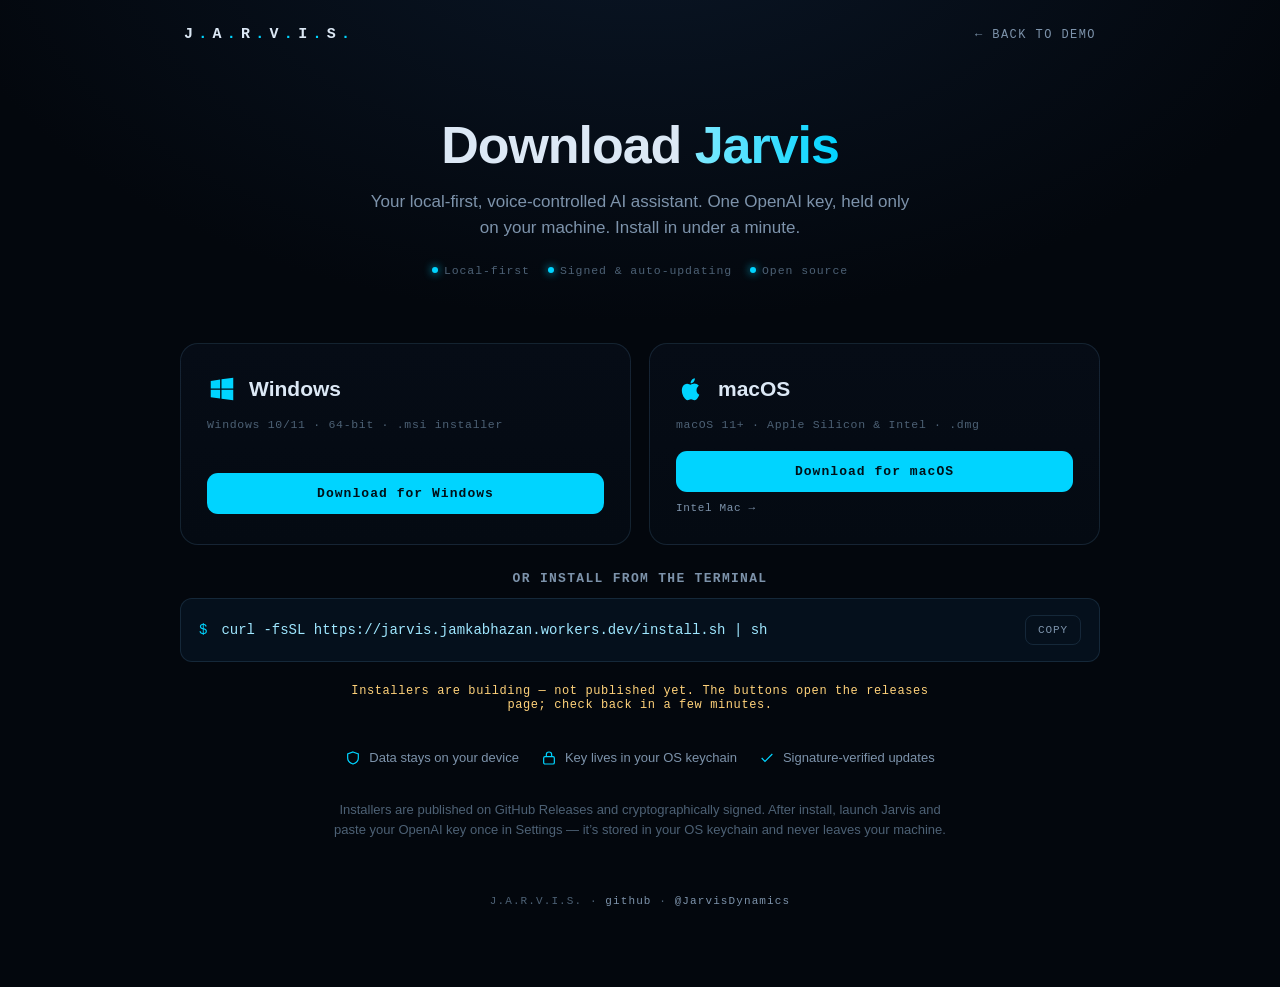
<file: download.html>
<!doctype html>
<html lang="en">
<head>
<meta charset="utf-8">
<meta name="viewport" content="width=device-width, initial-scale=1, viewport-fit=cover">
<title>Download J.A.R.V.I.S.</title>
<link rel="icon" type="image/svg+xml" href="favicon.svg">
<style>
  :root{
    --bg:#03070d; --bg2:#060c16; --accent:#00d4ff; --text:#dce8f5; --dim:#7d93ab; --muted:#4d6175;
    --border:rgba(120,180,230,.14); --border-hi:rgba(0,212,255,.45);
    --mono:ui-monospace,"SF Mono",Menlo,monospace; --font:-apple-system,BlinkMacSystemFont,"Segoe UI",Roboto,sans-serif;
  }
  *{box-sizing:border-box}
  html,body{margin:0;min-height:100%}
  body{background:radial-gradient(1200px 700px at 50% -10%,#0a1626 0%,var(--bg) 60%);color:var(--text);
    font-family:var(--font);-webkit-font-smoothing:antialiased;padding:0 20px 80px}
  a{color:inherit}
  .wrap{max-width:920px;margin:0 auto}
  header{display:flex;align-items:center;justify-content:space-between;padding:26px 4px}
  .brand{font-family:var(--mono);letter-spacing:.35em;font-weight:700;font-size:15px}
  .brand b{color:var(--accent)}
  .back{font-family:var(--mono);font-size:12px;letter-spacing:.12em;color:var(--dim);text-decoration:none}
  .back:hover{color:var(--text)}
  .hero{text-align:center;padding:46px 0 26px}
  .hero h1{font-size:clamp(30px,6vw,52px);margin:0 0 14px;letter-spacing:-.02em}
  .hero h1 .g{background:linear-gradient(90deg,#7fe9ff,#00d4ff);-webkit-background-clip:text;background-clip:text;color:transparent}
  .hero p{color:var(--dim);font-size:17px;max-width:560px;margin:0 auto;line-height:1.55}
  .badges{display:flex;gap:18px;justify-content:center;flex-wrap:wrap;margin:22px 0 0;font-family:var(--mono);font-size:11.5px;color:var(--muted);letter-spacing:.08em}
  .badges span{display:inline-flex;align-items:center;gap:6px}
  .dot{width:6px;height:6px;border-radius:50%;background:var(--accent);box-shadow:0 0 8px var(--accent)}
  .cards{display:grid;grid-template-columns:1fr 1fr;gap:18px;margin:40px 0 26px}
  @media(max-width:680px){.cards{grid-template-columns:1fr}}
  .card{background:linear-gradient(180deg,var(--bg2),#040a12);border:1px solid var(--border);border-radius:18px;
    padding:30px 26px;display:flex;flex-direction:column;align-items:flex-start;transition:.2s}
  .card:hover{border-color:var(--border-hi);transform:translateY(-3px);box-shadow:0 20px 50px rgba(0,0,0,.5)}
  .card .os{display:flex;align-items:center;gap:12px;margin-bottom:6px}
  .card .os svg{width:30px;height:30px;color:var(--accent)}
  .card h2{margin:0;font-size:21px}
  .card .meta{color:var(--muted);font-family:var(--mono);font-size:11.5px;letter-spacing:.06em;margin:8px 0 20px}
  .dl{margin-top:auto;display:inline-flex;align-items:center;gap:9px;text-decoration:none;cursor:pointer;
    font-family:var(--mono);font-size:13px;letter-spacing:.08em;font-weight:600;color:#001018;background:var(--accent);
    border-radius:11px;padding:13px 22px;transition:.18s;width:100%;justify-content:center}
  .dl:hover{filter:brightness(1.12)}
  .dl.alt{background:transparent;color:var(--accent);border:1px solid var(--border-hi)}
  .dl.alt:hover{background:rgba(0,212,255,.1)}
  .term{margin:8px 0 0}
  .term h3{font-family:var(--mono);font-size:13px;letter-spacing:.1em;color:var(--dim);text-transform:uppercase;margin:0 0 12px;text-align:center}
  .cmd{display:flex;align-items:center;gap:14px;background:#05101c;border:1px solid var(--border);border-radius:12px;
    padding:16px 18px;font-family:var(--mono);font-size:14px;overflow-x:auto}
  .cmd code{color:#9fe7ff;white-space:nowrap}
  .cmd .pr{color:var(--accent)}
  .copy{margin-left:auto;flex:0 0 auto;cursor:pointer;font-family:var(--mono);font-size:11px;letter-spacing:.08em;
    color:var(--dim);background:transparent;border:1px solid var(--border);border-radius:8px;padding:8px 12px;transition:.18s}
  .copy:hover{color:var(--text);border-color:var(--border-hi)}
  .intel{display:block;margin-top:10px;text-align:center;font-family:var(--mono);font-size:11px;letter-spacing:.06em;color:var(--dim);text-decoration:none}
  .intel:hover{color:var(--text)}
  .dlstatus{text-align:center;font-family:var(--mono);font-size:12px;letter-spacing:.05em;color:#ffd27a;margin:22px auto 0;max-width:620px;min-height:16px}
  .note{text-align:center;color:var(--muted);font-size:13px;line-height:1.6;margin:34px auto 0;max-width:620px}
  .safe{display:flex;gap:22px;justify-content:center;flex-wrap:wrap;margin:38px 0 0;color:var(--dim);font-size:13px}
  .safe div{display:flex;align-items:center;gap:8px}
  .safe svg{width:16px;height:16px;color:var(--accent)}
  footer{text-align:center;color:var(--muted);font-family:var(--mono);font-size:11px;letter-spacing:.1em;margin-top:54px}
  footer a{color:var(--dim);text-decoration:none}
</style>
</head>
<body>
<div class="wrap">
  <header>
    <div class="brand">J<b>.</b>A<b>.</b>R<b>.</b>V<b>.</b>I<b>.</b>S<b>.</b></div>
    <a class="back" href="./">← BACK TO DEMO</a>
  </header>

  <section class="hero">
    <h1>Download <span class="g">Jarvis</span></h1>
    <p>Your local-first, voice-controlled AI assistant. One OpenAI key, held only on your machine. Install in under a minute.</p>
    <div class="badges">
      <span><i class="dot"></i>Local-first</span>
      <span><i class="dot"></i>Signed &amp; auto-updating</span>
      <span><i class="dot"></i>Open source</span>
    </div>
  </section>

  <div class="cards">
    <div class="card">
      <div class="os">
        <svg viewBox="0 0 24 24" fill="currentColor"><path d="M3 5.5 10.5 4.4v7.1H3zM10.5 12.5v7.1L3 18.5v-6zM11.6 4.2 21 3v8.5h-9.4zM21 12.5V21l-9.4-1.3v-7.2z"/></svg>
        <h2>Windows</h2>
      </div>
      <div class="meta">Windows 10/11 · 64-bit · .msi installer</div>
      <a class="dl" id="dl-win" href="https://github.com/crytuser2123/JARVIS-AI/releases/latest" target="_blank" rel="noopener">Download for Windows</a>
    </div>

    <div class="card">
      <div class="os">
        <svg viewBox="0 0 24 24" fill="currentColor"><path d="M16.4 12.8c0-2.2 1.8-3.3 1.9-3.4-1-1.5-2.6-1.7-3.2-1.7-1.4-.1-2.7.8-3.3.8-.7 0-1.7-.8-2.8-.8-1.5 0-2.8.8-3.6 2.2-1.5 2.7-.4 6.6 1.1 8.8.7 1 1.6 2.2 2.7 2.2 1.1 0 1.5-.7 2.8-.7s1.6.7 2.8.7 1.9-1 2.6-2c.8-1.2 1.2-2.3 1.2-2.4-.1 0-2.2-.9-2.2-3.7zM14.2 6.1c.6-.7 1-1.7.9-2.7-.9 0-1.9.6-2.5 1.3-.5.6-1 1.6-.9 2.6 1 .1 2-.5 2.5-1.2z"/></svg>
        <h2>macOS</h2>
      </div>
      <div class="meta">macOS 11+ · Apple Silicon &amp; Intel · .dmg</div>
      <a class="dl" id="dl-mac" href="https://github.com/crytuser2123/JARVIS-AI/releases/latest" target="_blank" rel="noopener">Download for macOS</a>
      <a class="intel" id="dl-mac-intel" href="#" hidden>Intel Mac →</a>
    </div>
  </div>

  <div class="term">
    <h3>Or install from the terminal</h3>
    <div class="cmd">
      <span class="pr">$</span>
      <code id="cmd-text">curl -fsSL https://jarvis.jamkabhazan.workers.dev/install.sh | sh</code>
      <button class="copy" id="copy-cmd">COPY</button>
    </div>
  </div>

  <div class="dlstatus" id="dlstatus"></div>

  <div class="safe">
    <div><svg viewBox="0 0 24 24" fill="none" stroke="currentColor" stroke-width="1.8"><path d="M12 3l8 3v6c0 5-3.5 7.5-8 9-4.5-1.5-8-4-8-9V6z"/></svg>Data stays on your device</div>
    <div><svg viewBox="0 0 24 24" fill="none" stroke="currentColor" stroke-width="1.8"><rect x="4" y="10" width="16" height="11" rx="2"/><path d="M8 10V7a4 4 0 0 1 8 0v3"/></svg>Key lives in your OS keychain</div>
    <div><svg viewBox="0 0 24 24" fill="none" stroke="currentColor" stroke-width="1.8"><path d="M20 6 9 17l-5-5"/></svg>Signature-verified updates</div>
  </div>

  <p class="note">Installers are published on GitHub Releases and cryptographically signed. After install, launch Jarvis and paste your OpenAI key once in Settings — it’s stored in your OS keychain and never leaves your machine.</p>

  <footer>J.A.R.V.I.S. · <a href="https://github.com/crytuser2123/JARVIS-AI" target="_blank" rel="noopener">github</a> · <a href="https://x.com/JarvisDynamics" target="_blank" rel="noopener">@JarvisDynamics</a></footer>
</div>

<script>
  const REPO = 'crytuser2123/JARVIS-AI';
  const RELEASES = 'https://github.com/' + REPO + '/releases/latest';

  // OS detection: surface the most relevant card first
  const ua = (navigator.platform || '') + ' ' + (navigator.userAgent || '');
  const isMac = /Mac|iPhone|iPad/i.test(ua);
  if(isMac){ const c=document.querySelector('.cards'); const mac=document.getElementById('dl-mac')?.closest('.card'); if(c&&mac) c.prepend(mac); }

  // copy the terminal command
  document.getElementById('copy-cmd')?.addEventListener('click', async ()=>{
    const t = document.getElementById('cmd-text').textContent;
    try{ await navigator.clipboard.writeText(t); const b=document.getElementById('copy-cmd'); b.textContent='COPIED'; setTimeout(()=>b.textContent='COPY',1500); }catch(e){}
  });

  // Wire the buttons to DIRECT file links from the latest GitHub release, so
  // one click downloads the installer (no intermediate page). Robust to the
  // version embedded in filenames — we read the actual asset URLs at runtime.
  (function(){
    const win = document.getElementById('dl-win');
    const mac = document.getElementById('dl-mac');
    const macIntel = document.getElementById('dl-mac-intel');
    const status = document.getElementById('dlstatus');
    const pick = (assets, re)=> (assets.find(a=> re.test(a.name)) || {}).browser_download_url;

    fetch('https://api.github.com/repos/' + REPO + '/releases/latest', { headers:{ Accept:'application/vnd.github+json' } })
      .then(r=> r.ok ? r.json() : Promise.reject(r.status))
      .then(rel=>{
        const a = rel.assets || [];
        const macArm = pick(a, /(aarch64|arm64|universal).*\.dmg$/i) || pick(a, /\.dmg$/i);
        const macX64 = pick(a, /(x64|x86_64|intel).*\.dmg$/i);
        const winUrl = pick(a, /(setup)?\.exe$/i) || pick(a, /\.msi$/i);

        if(macArm){ mac.href = macArm; mac.removeAttribute('target'); mac.setAttribute('download',''); }
        if(macX64 && macX64 !== macArm){ macIntel.href = macX64; macIntel.hidden = false; macIntel.setAttribute('download',''); }
        if(winUrl){ win.href = winUrl; win.removeAttribute('target'); win.setAttribute('download',''); }

        if(!macArm && !winUrl){
          status.textContent = 'Build published, but no installer assets found yet — opening the releases page instead.';
        }else{
          status.textContent = 'Latest: ' + (rel.tag_name || '') + ' — click downloads the file directly.';
          status.style.color = 'var(--dim)';
        }
      })
      .catch(()=>{
        // no published release yet → buttons fall back to the releases page
        status.textContent = 'Installers are building — not published yet. The buttons open the releases page; check back in a few minutes.';
      });
  })();
</script>
</body>
</html>
</file>
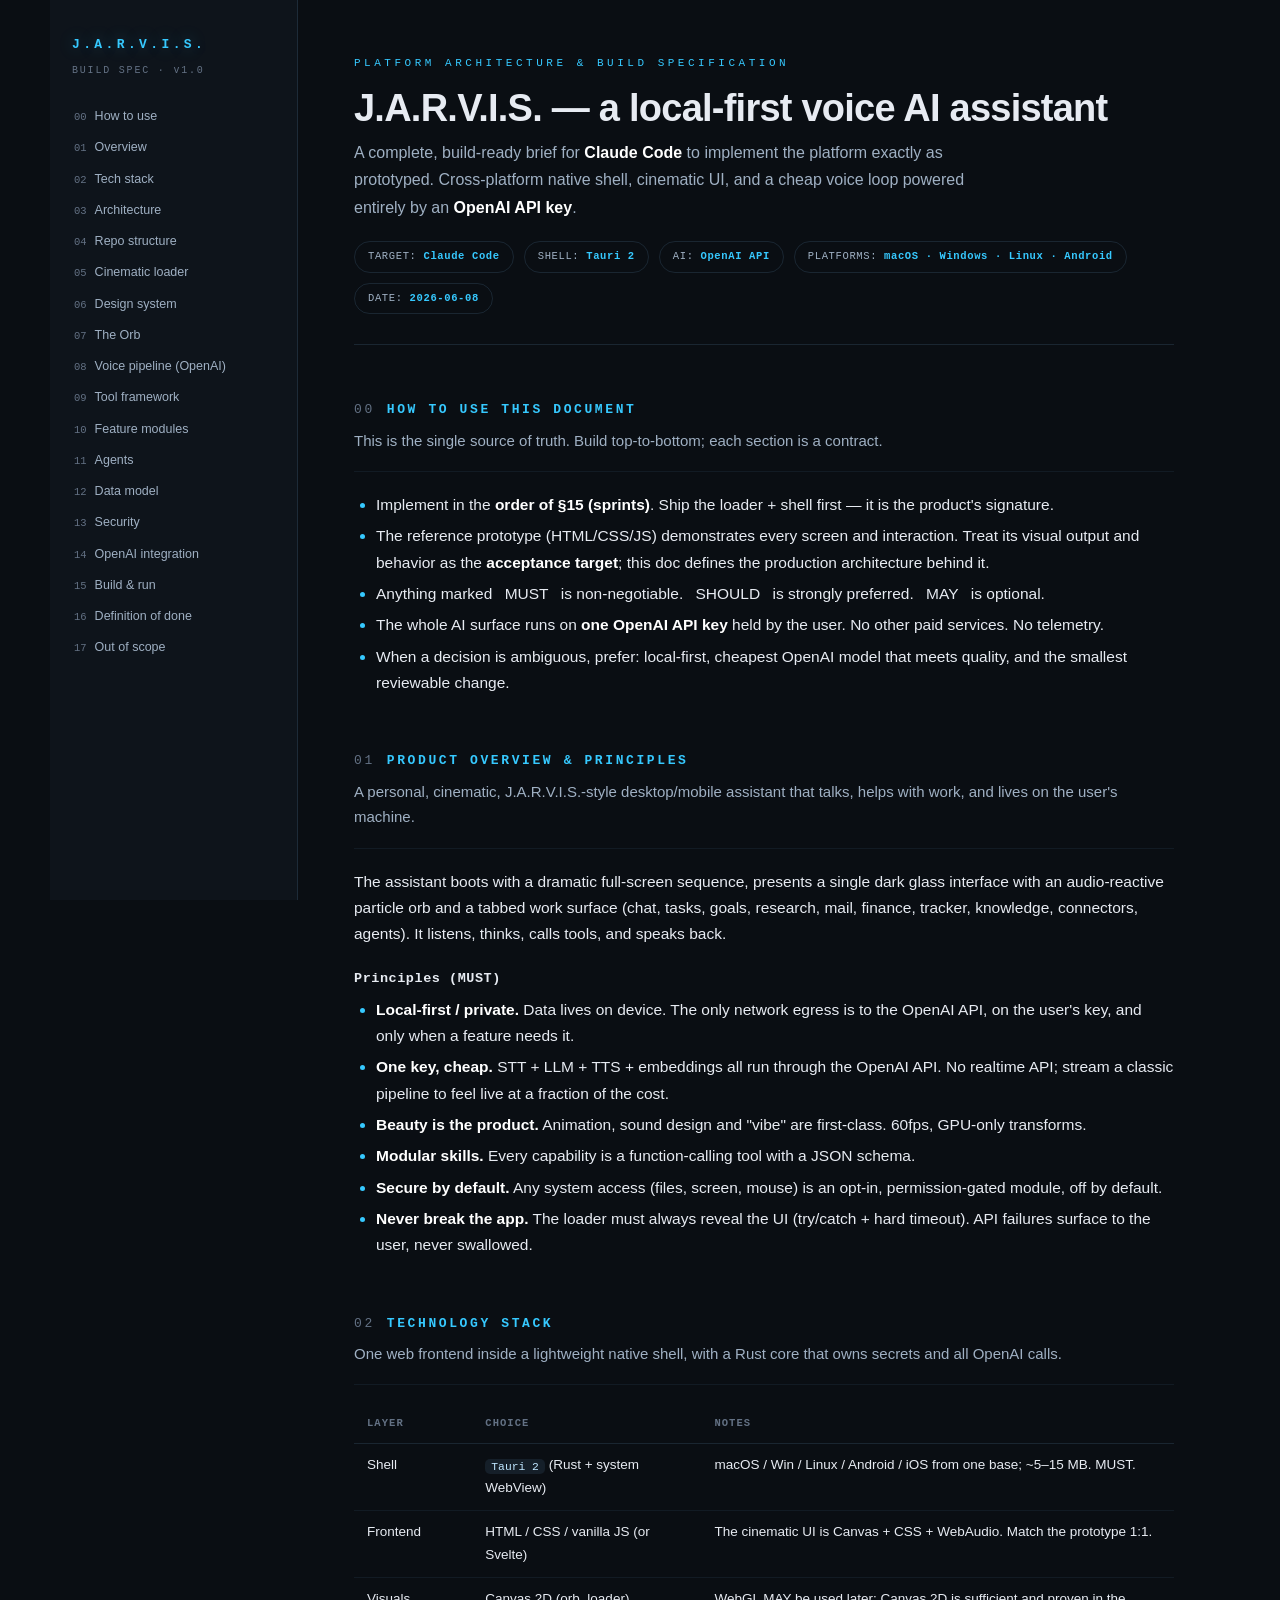
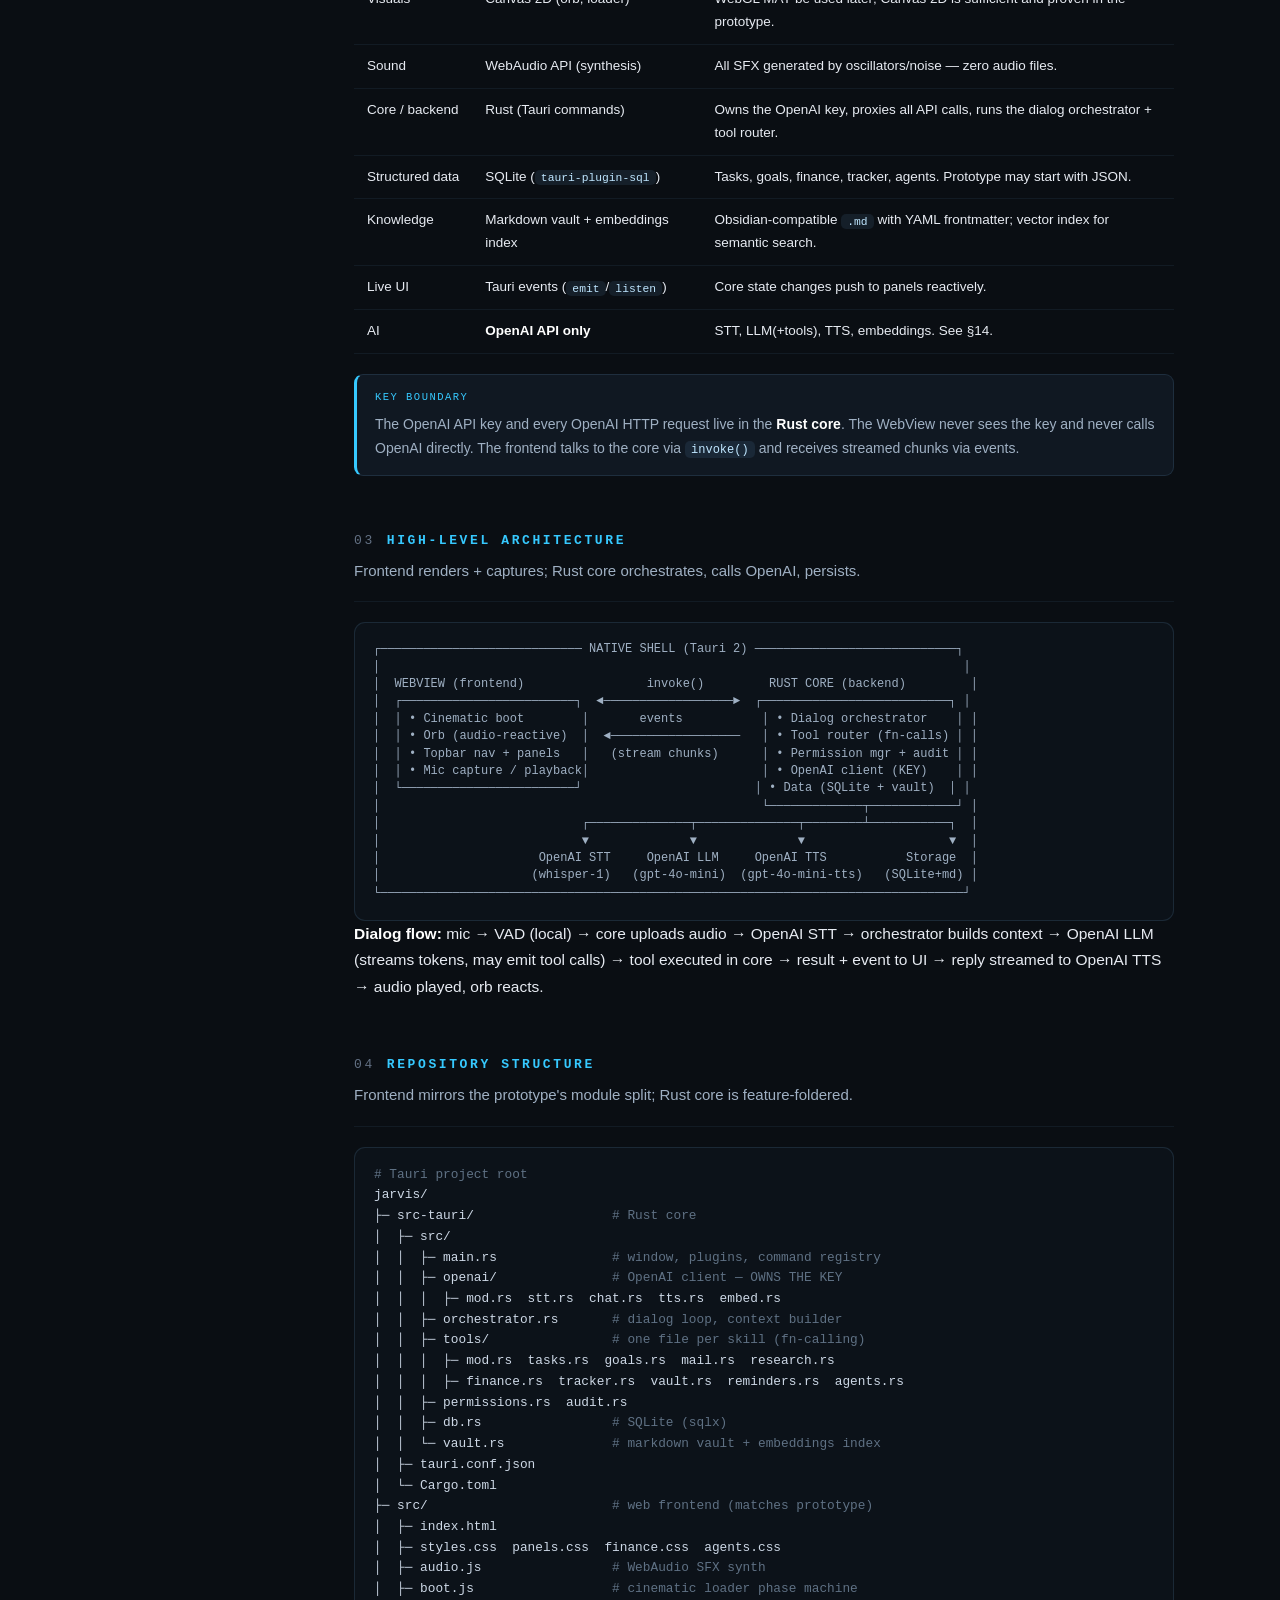
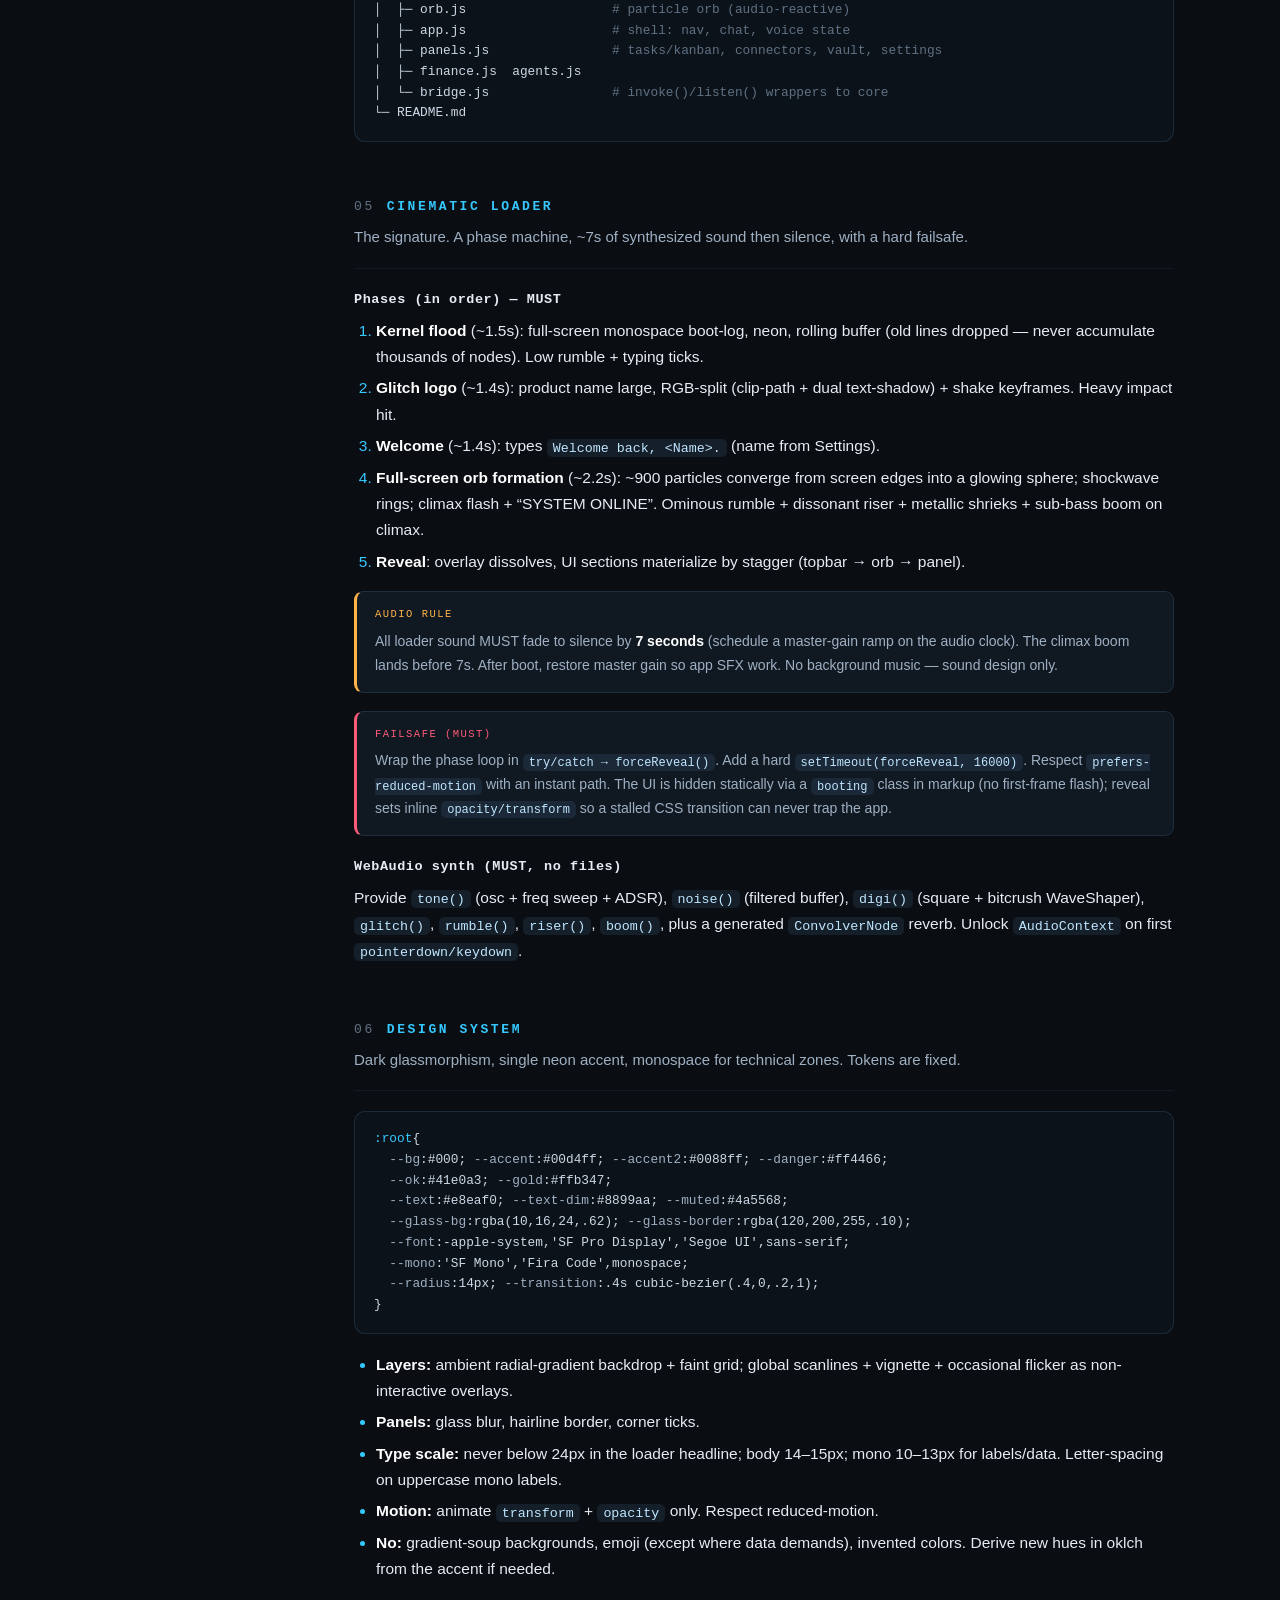
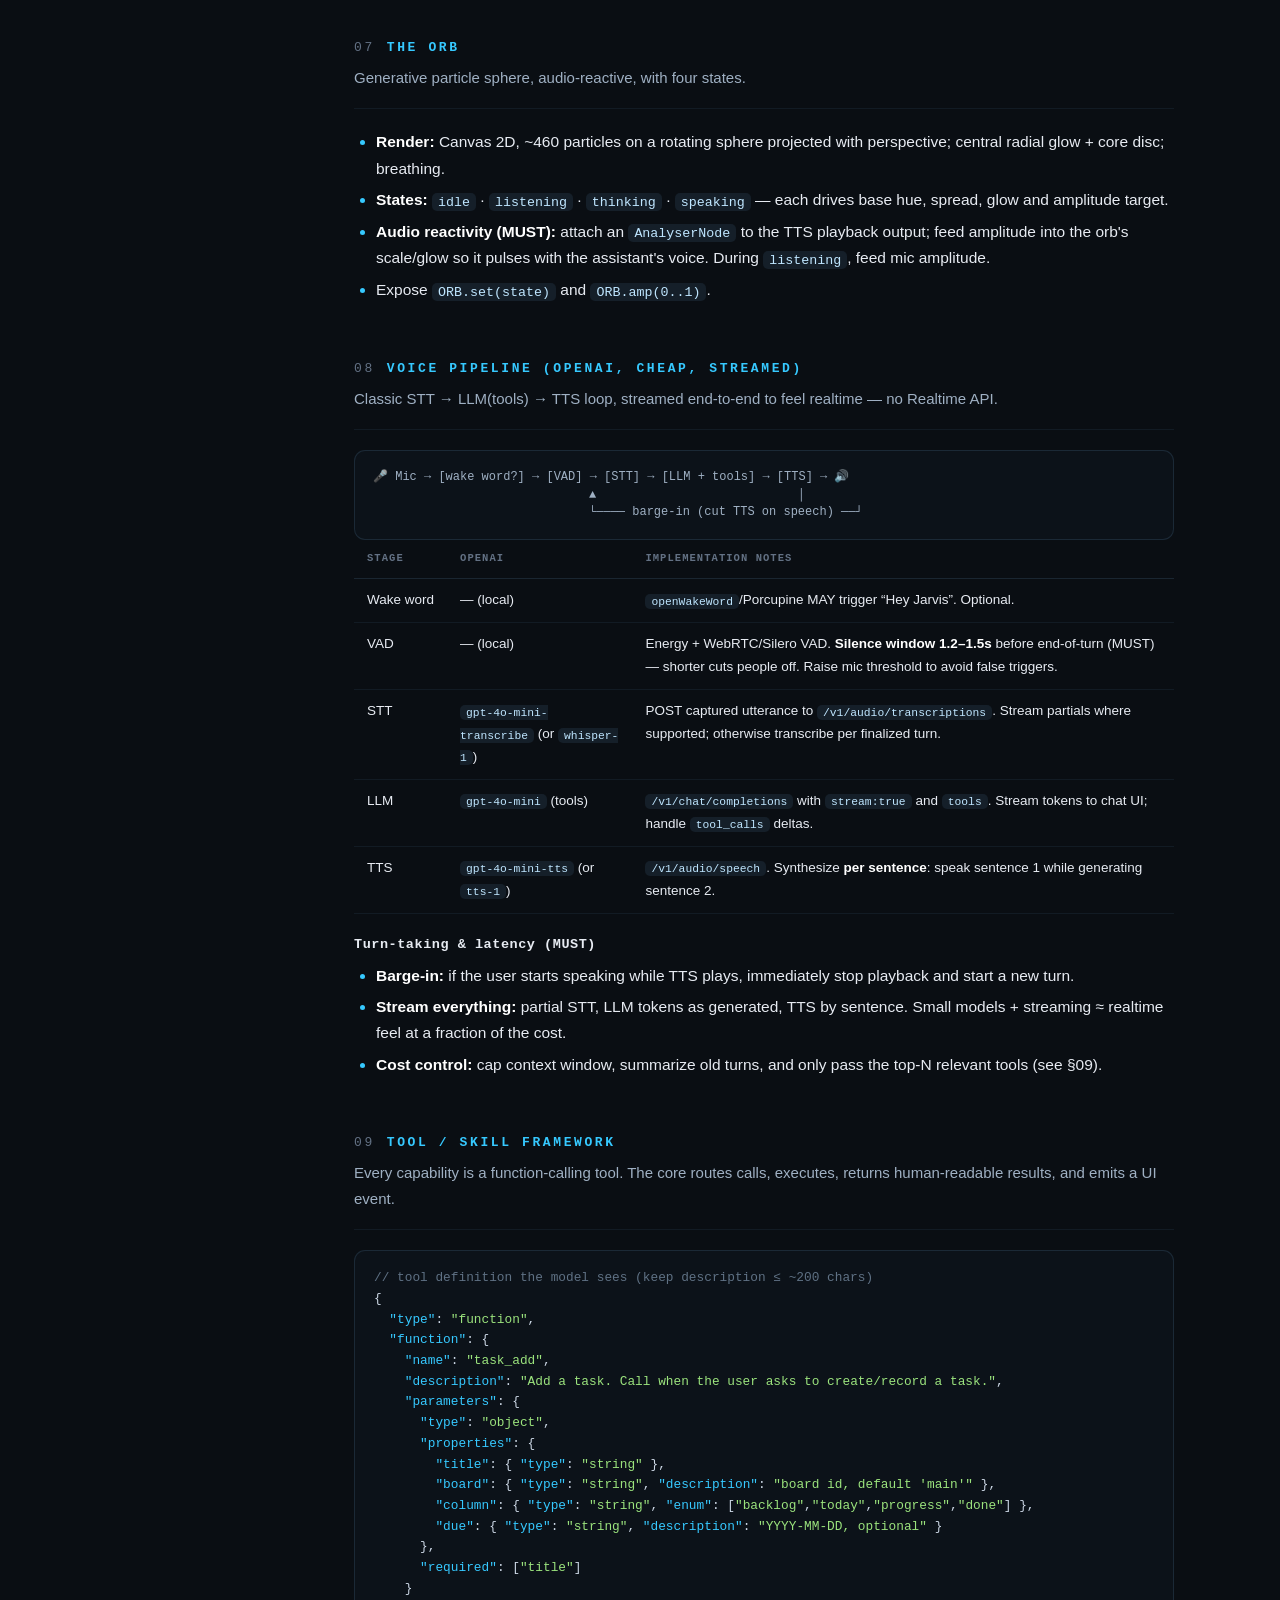
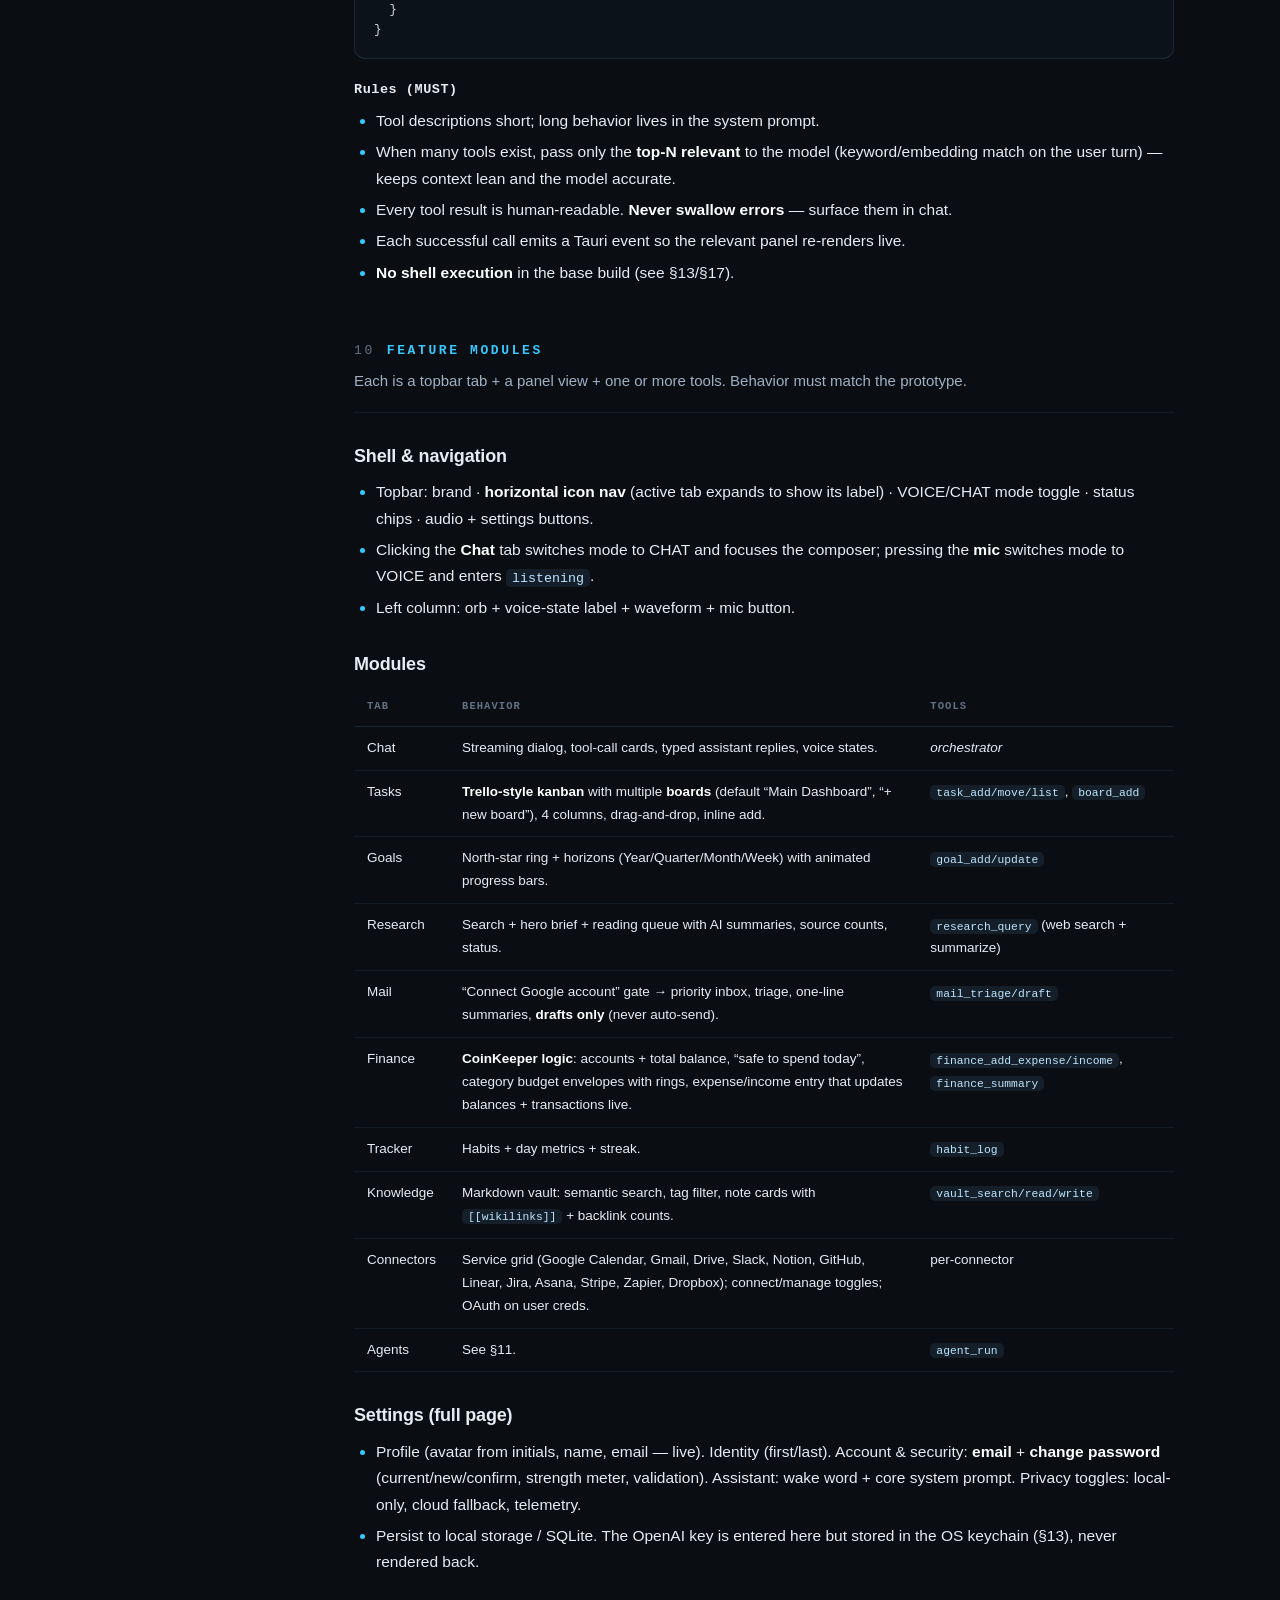
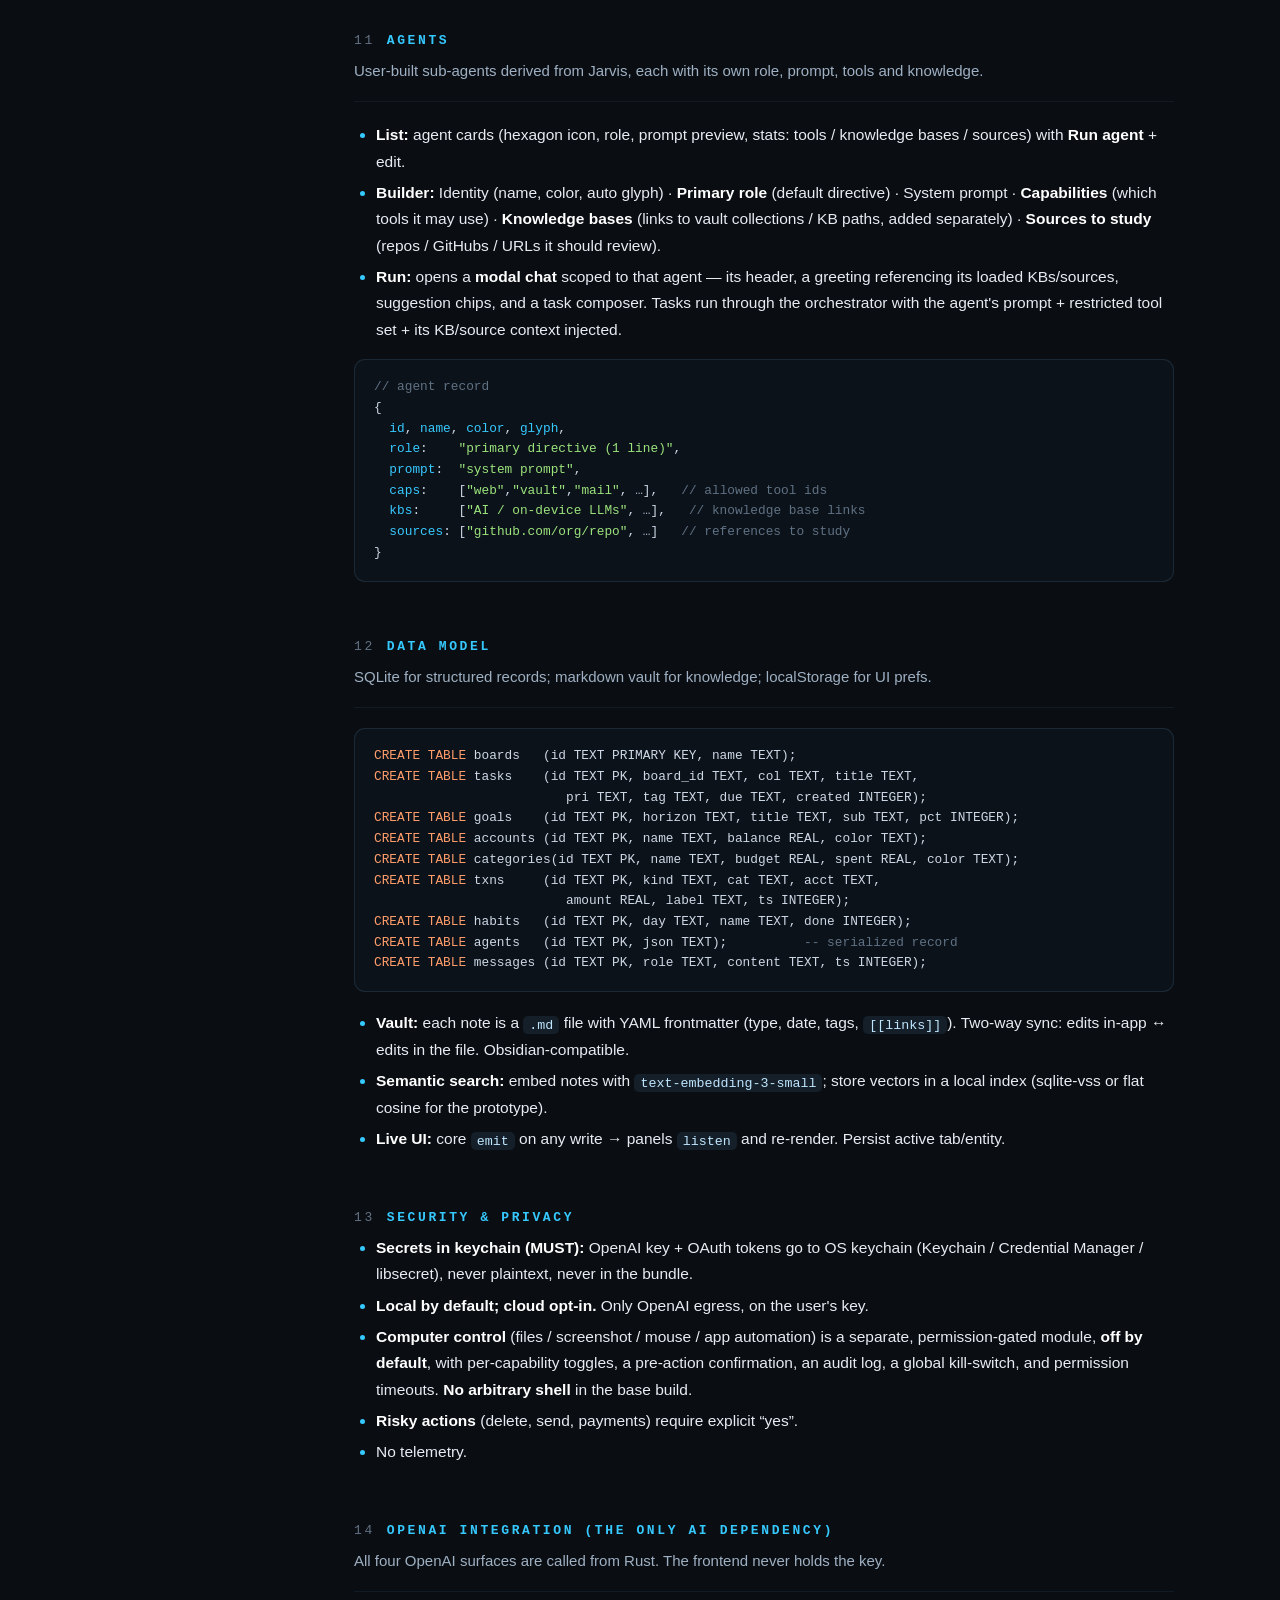
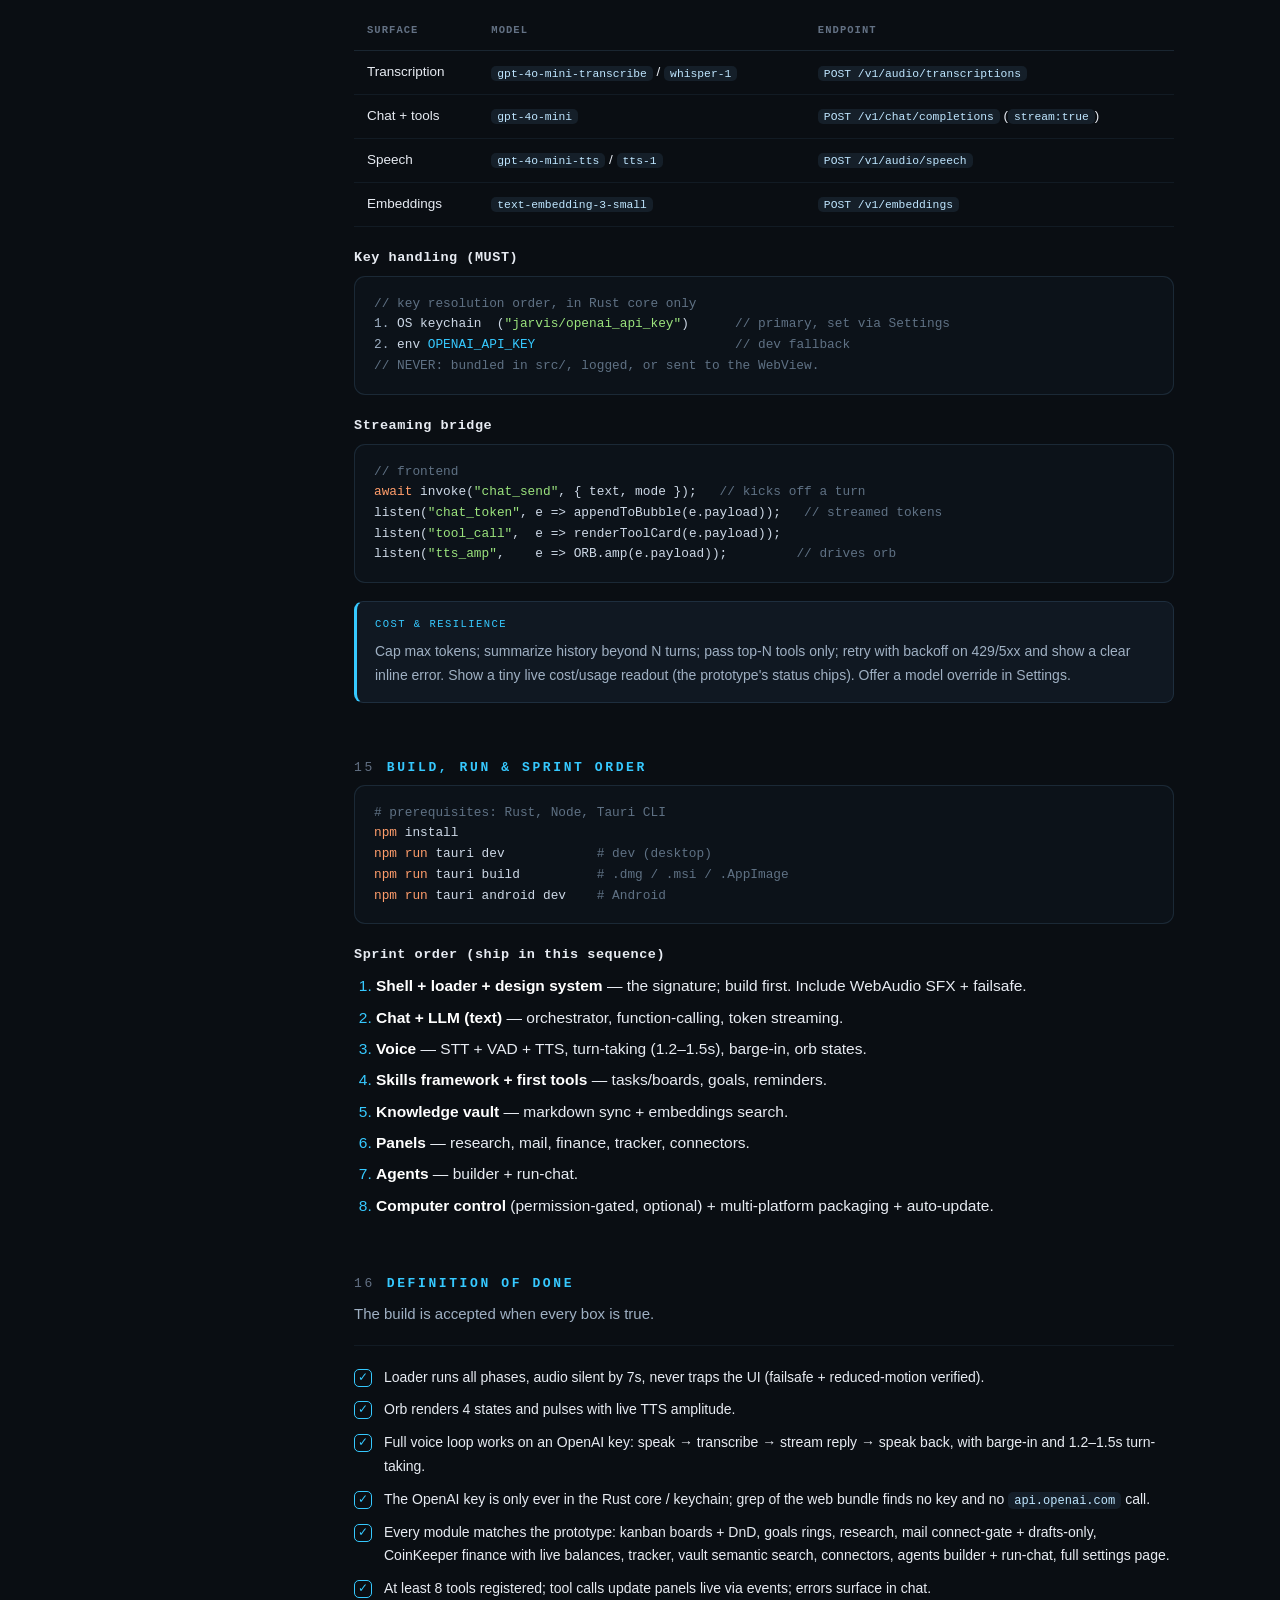
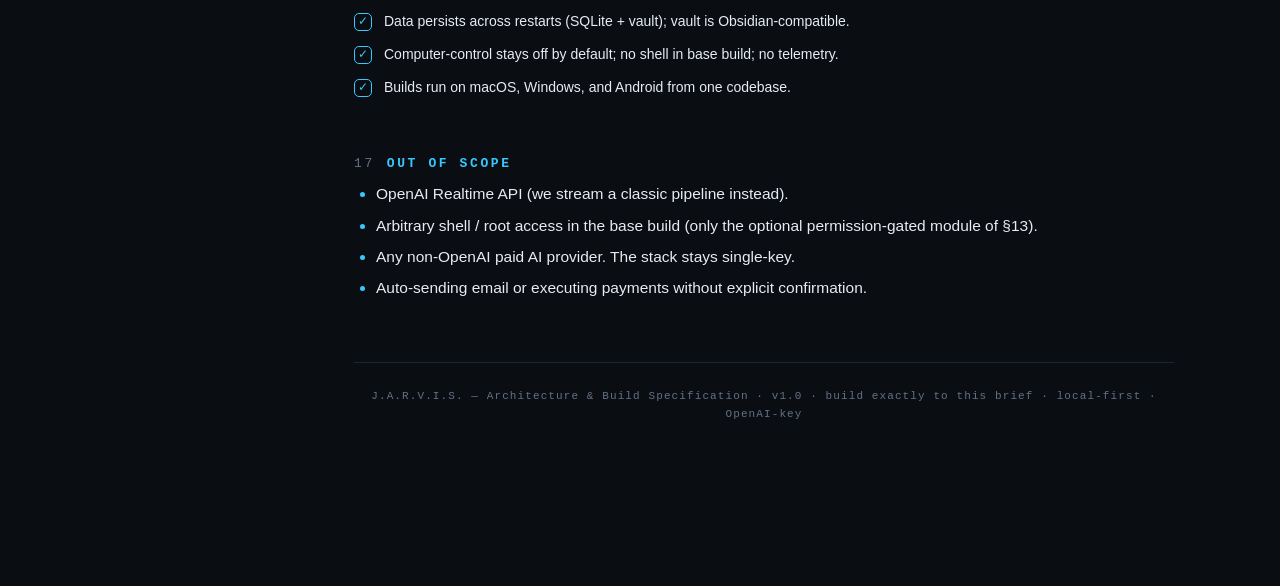
<file: JARVIS - Architecture & Build Spec.html>
<!DOCTYPE html>
<html lang="en">
<head>
<meta charset="UTF-8">
<meta name="viewport" content="width=device-width, initial-scale=1.0">
<title>J.A.R.V.I.S. — Architecture &amp; Build Specification</title>
<style>
  :root{
    --bg:#0a0e13; --bg2:#0e141b; --panel:#101822; --code:#0c1219;
    --text:#e7ebf2; --dim:#9fb0c3; --muted:#637184;
    --accent:#36c9ff; --accent2:#1f8fe0; --ok:#41e0a3; --warn:#ffb347; --danger:#ff5b78;
    --line:rgba(120,180,230,.14); --line-soft:rgba(120,180,230,.08);
    --mono:'SF Mono','JetBrains Mono','Fira Code','Cascadia Code',monospace;
    --sans:-apple-system,'SF Pro Text','Segoe UI',Helvetica,Arial,sans-serif;
  }
  *{box-sizing:border-box}
  html{scroll-behavior:smooth}
  body{margin:0;background:var(--bg);color:var(--text);font-family:var(--sans);font-size:15.5px;line-height:1.7;-webkit-font-smoothing:antialiased}
  .wrap{display:grid;grid-template-columns:248px minmax(0,1fr);max-width:1180px;margin:0 auto;gap:0}

  /* TOC */
  aside{position:sticky;top:0;align-self:start;height:100vh;overflow-y:auto;padding:34px 22px;border-right:1px solid var(--line);background:var(--bg2)}
  aside .brand{font-family:var(--mono);font-weight:700;letter-spacing:.26em;font-size:13px;color:var(--accent);text-shadow:0 0 16px rgba(54,201,255,.4)}
  aside .ver{font-family:var(--mono);font-size:10px;color:var(--muted);letter-spacing:.18em;margin:6px 0 22px}
  aside nav a{display:block;font-size:12.5px;color:var(--dim);text-decoration:none;padding:5px 0;border-left:2px solid transparent;padding-left:11px;margin-left:-11px;transition:.15s}
  aside nav a:hover{color:var(--text)}
  aside nav a .n{font-family:var(--mono);color:var(--muted);font-size:10.5px;margin-right:8px}
  aside nav a.sub{padding-left:26px;font-size:11.5px;color:var(--muted)}

  main{padding:54px 56px 120px;min-width:0}
  .doc-head{border-bottom:1px solid var(--line);padding-bottom:30px;margin-bottom:40px}
  .kicker{font-family:var(--mono);font-size:11px;letter-spacing:.32em;text-transform:uppercase;color:var(--accent)}
  h1{font-size:38px;line-height:1.12;letter-spacing:-.02em;margin:14px 0 10px;font-weight:680}
  .sub{color:var(--dim);font-size:16px;max-width:640px}
  .meta{display:flex;gap:10px;flex-wrap:wrap;margin-top:20px}
  .meta .pill{font-family:var(--mono);font-size:10.5px;letter-spacing:.06em;color:var(--dim);border:1px solid var(--line);border-radius:99px;padding:6px 13px}
  .meta .pill b{color:var(--accent);font-weight:600}

  section{margin:0 0 46px;scroll-margin-top:24px}
  h2{font-size:13px;font-family:var(--mono);letter-spacing:.2em;text-transform:uppercase;color:var(--accent);margin:54px 0 6px;display:flex;align-items:baseline;gap:12px}
  h2 .num{color:var(--muted);font-weight:400}
  h2 + .lead{color:var(--dim);font-size:15px;margin:0 0 20px;border-bottom:1px solid var(--line-soft);padding-bottom:18px}
  h3{font-size:18px;margin:28px 0 8px;letter-spacing:-.01em;font-weight:640}
  h4{font-size:13.5px;font-family:var(--mono);letter-spacing:.04em;color:var(--text);margin:20px 0 6px}
  p{margin:0 0 14px}
  strong{color:#fff}
  a.inl{color:var(--accent);text-decoration:none;border-bottom:1px solid rgba(54,201,255,.3)}
  ul,ol{margin:0 0 16px;padding-left:22px}
  li{margin:5px 0}
  li::marker{color:var(--accent)}
  code{font-family:var(--mono);font-size:.86em;background:rgba(120,180,230,.1);padding:1.5px 6px;border-radius:5px;color:#bfe6ff}

  pre{background:var(--code);border:1px solid var(--line);border-radius:11px;padding:17px 19px;overflow-x:auto;margin:0 0 18px;font-family:var(--mono);font-size:12.8px;line-height:1.62;color:#cdd8e6}
  pre .c{color:#5f7184}      /* comment */
  pre .k{color:#ff9d6b}      /* keyword */
  pre .s{color:#9be37d}      /* string */
  pre .p{color:#36c9ff}      /* property/accent */
  pre .d{color:#9fb0c3}      /* dim */

  table{width:100%;border-collapse:collapse;margin:0 0 20px;font-size:13.5px}
  th,td{text-align:left;padding:10px 13px;border-bottom:1px solid var(--line-soft);vertical-align:top}
  th{font-family:var(--mono);font-size:10.5px;letter-spacing:.1em;text-transform:uppercase;color:var(--muted);border-bottom:1px solid var(--line)}
  td code{font-size:.84em}
  tr td:first-child{white-space:nowrap}

  .callout{border:1px solid var(--line);border-left:3px solid var(--accent);background:var(--panel);border-radius:9px;padding:14px 18px;margin:0 0 18px}
  .callout.warn{border-left-color:var(--warn)}
  .callout.danger{border-left-color:var(--danger)}
  .callout .ct{font-family:var(--mono);font-size:10.5px;letter-spacing:.14em;text-transform:uppercase;color:var(--accent);margin-bottom:6px}
  .callout.warn .ct{color:var(--warn)} .callout.danger .ct{color:var(--danger)}
  .callout p{margin:0;font-size:14px;color:var(--dim)}

  .grid2{display:grid;grid-template-columns:1fr 1fr;gap:14px;margin-bottom:18px}
  .card{border:1px solid var(--line);border-radius:11px;background:var(--panel);padding:16px 18px}
  .card h4{margin-top:0}
  .card p{font-size:13.5px;color:var(--dim);margin:0}

  .check{list-style:none;padding:0}
  .check li{padding-left:30px;position:relative;margin:9px 0;font-size:14px}
  .check li::before{content:"";position:absolute;left:0;top:3px;width:16px;height:16px;border:1.5px solid var(--accent);border-radius:5px}
  .check li::after{content:"✓";position:absolute;left:3.5px;top:1px;color:var(--accent);font-size:12px}

  .ascii{font-family:var(--mono);font-size:12px;line-height:1.45;color:var(--dim);background:var(--code);border:1px solid var(--line);border-radius:11px;padding:18px;overflow-x:auto;white-space:pre}

  hr{border:none;border-top:1px solid var(--line);margin:40px 0}
  .end{font-family:var(--mono);font-size:11px;color:var(--muted);letter-spacing:.1em;text-align:center;margin-top:60px;padding-top:24px;border-top:1px solid var(--line)}

  @media (max-width:900px){ .wrap{grid-template-columns:1fr} aside{display:none} main{padding:34px 22px 80px} .grid2{grid-template-columns:1fr} }

  @media print{
    :root{--bg:#fff;--bg2:#fff;--panel:#f6f8fa;--code:#f3f5f8;--text:#101418;--dim:#3a444f;--muted:#6a7682;--line:#d8dee6;--line-soft:#e8ecf1;--accent:#0a6ebd;--accent2:#0a6ebd}
    body{font-size:11pt;line-height:1.5}
    .wrap{display:block;max-width:none}
    aside{display:none}
    main{padding:0}
    pre,.ascii,table,.callout,.card{break-inside:avoid}
    h2,h3{break-after:avoid}
    h1{font-size:26pt}
    a.inl{border:none;color:var(--accent)}
    code{background:#eef2f6}
  }
</style>
</head>
<body>
<div class="wrap">

  <aside>
    <div class="brand">J.A.R.V.I.S.</div>
    <div class="ver">BUILD SPEC · v1.0</div>
    <nav>
      <a href="#use"><span class="n">00</span>How to use</a>
      <a href="#overview"><span class="n">01</span>Overview</a>
      <a href="#stack"><span class="n">02</span>Tech stack</a>
      <a href="#arch"><span class="n">03</span>Architecture</a>
      <a href="#tree"><span class="n">04</span>Repo structure</a>
      <a href="#loader"><span class="n">05</span>Cinematic loader</a>
      <a href="#design"><span class="n">06</span>Design system</a>
      <a href="#orb"><span class="n">07</span>The Orb</a>
      <a href="#voice"><span class="n">08</span>Voice pipeline (OpenAI)</a>
      <a href="#tools"><span class="n">09</span>Tool framework</a>
      <a href="#modules"><span class="n">10</span>Feature modules</a>
      <a href="#agents"><span class="n">11</span>Agents</a>
      <a href="#data"><span class="n">12</span>Data model</a>
      <a href="#security"><span class="n">13</span>Security</a>
      <a href="#openai"><span class="n">14</span>OpenAI integration</a>
      <a href="#build"><span class="n">15</span>Build &amp; run</a>
      <a href="#dod"><span class="n">16</span>Definition of done</a>
      <a href="#scope"><span class="n">17</span>Out of scope</a>
    </nav>
  </aside>

  <main>
    <div class="doc-head">
      <div class="kicker">Platform Architecture &amp; Build Specification</div>
      <h1>J.A.R.V.I.S. — a local-first voice AI assistant</h1>
      <p class="sub">A complete, build-ready brief for <strong>Claude Code</strong> to implement the platform exactly as prototyped. Cross-platform native shell, cinematic UI, and a cheap voice loop powered entirely by an <strong>OpenAI API key</strong>.</p>
      <div class="meta">
        <span class="pill">TARGET: <b>Claude Code</b></span>
        <span class="pill">SHELL: <b>Tauri 2</b></span>
        <span class="pill">AI: <b>OpenAI API</b></span>
        <span class="pill">PLATFORMS: <b>macOS · Windows · Linux · Android</b></span>
        <span class="pill">DATE: <b>2026-06-08</b></span>
      </div>
    </div>

    <!-- 00 -->
    <section id="use">
      <h2><span class="num">00</span> How to use this document</h2>
      <p class="lead">This is the single source of truth. Build top-to-bottom; each section is a contract.</p>
      <ul>
        <li>Implement in the <strong>order of §15 (sprints)</strong>. Ship the loader + shell first — it is the product's signature.</li>
        <li>The reference prototype (HTML/CSS/JS) demonstrates every screen and interaction. Treat its visual output and behavior as the <strong>acceptance target</strong>; this doc defines the production architecture behind it.</li>
        <li>Anything marked <span class="pill" style="padding:2px 8px">MUST</span> is non-negotiable. <span class="pill" style="padding:2px 8px">SHOULD</span> is strongly preferred. <span class="pill" style="padding:2px 8px">MAY</span> is optional.</li>
        <li>The whole AI surface runs on <strong>one OpenAI API key</strong> held by the user. No other paid services. No telemetry.</li>
        <li>When a decision is ambiguous, prefer: local-first, cheapest OpenAI model that meets quality, and the smallest reviewable change.</li>
      </ul>
    </section>

    <!-- 01 -->
    <section id="overview">
      <h2><span class="num">01</span> Product overview &amp; principles</h2>
      <p class="lead">A personal, cinematic, J.A.R.V.I.S.-style desktop/mobile assistant that talks, helps with work, and lives on the user's machine.</p>
      <p>The assistant boots with a dramatic full-screen sequence, presents a single dark glass interface with an audio-reactive particle orb and a tabbed work surface (chat, tasks, goals, research, mail, finance, tracker, knowledge, connectors, agents). It listens, thinks, calls tools, and speaks back.</p>
      <h4>Principles (MUST)</h4>
      <ul>
        <li><strong>Local-first / private.</strong> Data lives on device. The only network egress is to the OpenAI API, on the user's key, and only when a feature needs it.</li>
        <li><strong>One key, cheap.</strong> STT + LLM + TTS + embeddings all run through the OpenAI API. No realtime API; stream a classic pipeline to feel live at a fraction of the cost.</li>
        <li><strong>Beauty is the product.</strong> Animation, sound design and "vibe" are first-class. 60fps, GPU-only transforms.</li>
        <li><strong>Modular skills.</strong> Every capability is a function-calling tool with a JSON schema.</li>
        <li><strong>Secure by default.</strong> Any system access (files, screen, mouse) is an opt-in, permission-gated module, off by default.</li>
        <li><strong>Never break the app.</strong> The loader must always reveal the UI (try/catch + hard timeout). API failures surface to the user, never swallowed.</li>
      </ul>
    </section>

    <!-- 02 -->
    <section id="stack">
      <h2><span class="num">02</span> Technology stack</h2>
      <p class="lead">One web frontend inside a lightweight native shell, with a Rust core that owns secrets and all OpenAI calls.</p>
      <table>
        <thead><tr><th>Layer</th><th>Choice</th><th>Notes</th></tr></thead>
        <tbody>
          <tr><td>Shell</td><td><code>Tauri 2</code> (Rust + system WebView)</td><td>macOS / Win / Linux / Android / iOS from one base; ~5–15 MB. MUST.</td></tr>
          <tr><td>Frontend</td><td>HTML / CSS / vanilla JS (or Svelte)</td><td>The cinematic UI is Canvas + CSS + WebAudio. Match the prototype 1:1.</td></tr>
          <tr><td>Visuals</td><td>Canvas 2D (orb, loader)</td><td>WebGL MAY be used later; Canvas 2D is sufficient and proven in the prototype.</td></tr>
          <tr><td>Sound</td><td>WebAudio API (synthesis)</td><td>All SFX generated by oscillators/noise — zero audio files.</td></tr>
          <tr><td>Core / backend</td><td>Rust (Tauri commands)</td><td>Owns the OpenAI key, proxies all API calls, runs the dialog orchestrator + tool router.</td></tr>
          <tr><td>Structured data</td><td>SQLite (<code>tauri-plugin-sql</code>)</td><td>Tasks, goals, finance, tracker, agents. Prototype may start with JSON.</td></tr>
          <tr><td>Knowledge</td><td>Markdown vault + embeddings index</td><td>Obsidian-compatible <code>.md</code> with YAML frontmatter; vector index for semantic search.</td></tr>
          <tr><td>Live UI</td><td>Tauri events (<code>emit</code>/<code>listen</code>)</td><td>Core state changes push to panels reactively.</td></tr>
          <tr><td>AI</td><td><strong>OpenAI API only</strong></td><td>STT, LLM(+tools), TTS, embeddings. See §14.</td></tr>
        </tbody>
      </table>
      <div class="callout"><div class="ct">Key boundary</div><p>The OpenAI API key and every OpenAI HTTP request live in the <strong>Rust core</strong>. The WebView never sees the key and never calls OpenAI directly. The frontend talks to the core via <code>invoke()</code> and receives streamed chunks via events.</p></div>
    </section>

    <!-- 03 -->
    <section id="arch">
      <h2><span class="num">03</span> High-level architecture</h2>
      <p class="lead">Frontend renders + captures; Rust core orchestrates, calls OpenAI, persists.</p>
      <div class="ascii">┌──────────────────────────── NATIVE SHELL (Tauri 2) ────────────────────────────┐
│                                                                                 │
│  WEBVIEW (frontend)                 invoke()         RUST CORE (backend)         │
│  ┌────────────────────────┐  ◄──────────────────►  ┌──────────────────────────┐ │
│  │ • Cinematic boot        │       events           │ • Dialog orchestrator    │ │
│  │ • Orb (audio-reactive)  │  ◄──────────────────   │ • Tool router (fn-calls) │ │
│  │ • Topbar nav + panels   │   (stream chunks)      │ • Permission mgr + audit │ │
│  │ • Mic capture / playback│                        │ • OpenAI client (KEY)    │ │
│  └────────────────────────┘                        │ • Data (SQLite + vault)  │ │
│                                                     └─────────────┬────────────┘ │
│                            ┌──────────────┬──────────────┬────────┴───────────┐  │
│                            ▼              ▼              ▼                    ▼  │
│                      OpenAI STT     OpenAI LLM     OpenAI TTS           Storage  │
│                     (whisper-1)   (gpt-4o-mini)  (gpt-4o-mini-tts)   (SQLite+md) │
└─────────────────────────────────────────────────────────────────────────────────┘</div>
      <p><strong>Dialog flow:</strong> mic → VAD (local) → core uploads audio → OpenAI STT → orchestrator builds context → OpenAI LLM (streams tokens, may emit tool calls) → tool executed in core → result + event to UI → reply streamed to OpenAI TTS → audio played, orb reacts.</p>
    </section>

    <!-- 04 -->
    <section id="tree">
      <h2><span class="num">04</span> Repository structure</h2>
      <p class="lead">Frontend mirrors the prototype's module split; Rust core is feature-foldered.</p>
      <pre><span class="c"># Tauri project root</span>
jarvis/
├─ src-tauri/                  <span class="c"># Rust core</span>
│  ├─ src/
│  │  ├─ main.rs               <span class="c"># window, plugins, command registry</span>
│  │  ├─ openai/               <span class="c"># OpenAI client — OWNS THE KEY</span>
│  │  │  ├─ mod.rs  stt.rs  chat.rs  tts.rs  embed.rs
│  │  ├─ orchestrator.rs       <span class="c"># dialog loop, context builder</span>
│  │  ├─ tools/                <span class="c"># one file per skill (fn-calling)</span>
│  │  │  ├─ mod.rs  tasks.rs  goals.rs  mail.rs  research.rs
│  │  │  ├─ finance.rs  tracker.rs  vault.rs  reminders.rs  agents.rs
│  │  ├─ permissions.rs  audit.rs
│  │  ├─ db.rs                 <span class="c"># SQLite (sqlx)</span>
│  │  └─ vault.rs              <span class="c"># markdown vault + embeddings index</span>
│  ├─ tauri.conf.json
│  └─ Cargo.toml
├─ src/                        <span class="c"># web frontend (matches prototype)</span>
│  ├─ index.html
│  ├─ styles.css  panels.css  finance.css  agents.css
│  ├─ audio.js                 <span class="c"># WebAudio SFX synth</span>
│  ├─ boot.js                  <span class="c"># cinematic loader phase machine</span>
│  ├─ orb.js                   <span class="c"># particle orb (audio-reactive)</span>
│  ├─ app.js                   <span class="c"># shell: nav, chat, voice state</span>
│  ├─ panels.js                <span class="c"># tasks/kanban, connectors, vault, settings</span>
│  ├─ finance.js  agents.js
│  └─ bridge.js                <span class="c"># invoke()/listen() wrappers to core</span>
└─ README.md</pre>
    </section>

    <!-- 05 -->
    <section id="loader">
      <h2><span class="num">05</span> Cinematic loader</h2>
      <p class="lead">The signature. A phase machine, ~7s of synthesized sound then silence, with a hard failsafe.</p>
      <h4>Phases (in order) — MUST</h4>
      <ol>
        <li><strong>Kernel flood</strong> (~1.5s): full-screen monospace boot-log, neon, rolling buffer (old lines dropped — never accumulate thousands of nodes). Low rumble + typing ticks.</li>
        <li><strong>Glitch logo</strong> (~1.4s): product name large, RGB-split (clip-path + dual text-shadow) + shake keyframes. Heavy impact hit.</li>
        <li><strong>Welcome</strong> (~1.4s): types <code>Welcome back, &lt;Name&gt;.</code> (name from Settings).</li>
        <li><strong>Full-screen orb formation</strong> (~2.2s): ~900 particles converge from screen edges into a glowing sphere; shockwave rings; climax flash + “SYSTEM ONLINE”. Ominous rumble + dissonant riser + metallic shrieks + sub-bass boom on climax.</li>
        <li><strong>Reveal</strong>: overlay dissolves, UI sections materialize by stagger (topbar → orb → panel).</li>
      </ol>
      <div class="callout warn"><div class="ct">Audio rule</div><p>All loader sound MUST fade to silence by <strong>7 seconds</strong> (schedule a master-gain ramp on the audio clock). The climax boom lands before 7s. After boot, restore master gain so app SFX work. No background music — sound design only.</p></div>
      <div class="callout danger"><div class="ct">Failsafe (MUST)</div><p>Wrap the phase loop in <code>try/catch → forceReveal()</code>. Add a hard <code>setTimeout(forceReveal, 16000)</code>. Respect <code>prefers-reduced-motion</code> with an instant path. The UI is hidden statically via a <code>booting</code> class in markup (no first-frame flash); reveal sets inline <code>opacity/transform</code> so a stalled CSS transition can never trap the app.</p></div>
      <h4>WebAudio synth (MUST, no files)</h4>
      <p>Provide <code>tone()</code> (osc + freq sweep + ADSR), <code>noise()</code> (filtered buffer), <code>digi()</code> (square + bitcrush WaveShaper), <code>glitch()</code>, <code>rumble()</code>, <code>riser()</code>, <code>boom()</code>, plus a generated <code>ConvolverNode</code> reverb. Unlock <code>AudioContext</code> on first <code>pointerdown/keydown</code>.</p>
    </section>

    <!-- 06 -->
    <section id="design">
      <h2><span class="num">06</span> Design system</h2>
      <p class="lead">Dark glassmorphism, single neon accent, monospace for technical zones. Tokens are fixed.</p>
      <pre><span class="p">:root</span>{
  <span class="d">--bg</span>:#000; <span class="d">--accent</span>:#00d4ff; <span class="d">--accent2</span>:#0088ff; <span class="d">--danger</span>:#ff4466;
  <span class="d">--ok</span>:#41e0a3; <span class="d">--gold</span>:#ffb347;
  <span class="d">--text</span>:#e8eaf0; <span class="d">--text-dim</span>:#8899aa; <span class="d">--muted</span>:#4a5568;
  <span class="d">--glass-bg</span>:rgba(10,16,24,.62); <span class="d">--glass-border</span>:rgba(120,200,255,.10);
  <span class="d">--font</span>:-apple-system,'SF Pro Display','Segoe UI',sans-serif;
  <span class="d">--mono</span>:'SF Mono','Fira Code',monospace;
  <span class="d">--radius</span>:14px; <span class="d">--transition</span>:.4s cubic-bezier(.4,0,.2,1);
}</pre>
      <ul>
        <li><strong>Layers:</strong> ambient radial-gradient backdrop + faint grid; global scanlines + vignette + occasional flicker as non-interactive overlays.</li>
        <li><strong>Panels:</strong> glass blur, hairline border, corner ticks.</li>
        <li><strong>Type scale:</strong> never below 24px in the loader headline; body 14–15px; mono 10–13px for labels/data. Letter-spacing on uppercase mono labels.</li>
        <li><strong>Motion:</strong> animate <code>transform</code> + <code>opacity</code> only. Respect reduced-motion.</li>
        <li><strong>No:</strong> gradient-soup backgrounds, emoji (except where data demands), invented colors. Derive new hues in oklch from the accent if needed.</li>
      </ul>
    </section>

    <!-- 07 -->
    <section id="orb">
      <h2><span class="num">07</span> The Orb</h2>
      <p class="lead">Generative particle sphere, audio-reactive, with four states.</p>
      <ul>
        <li><strong>Render:</strong> Canvas 2D, ~460 particles on a rotating sphere projected with perspective; central radial glow + core disc; breathing.</li>
        <li><strong>States:</strong> <code>idle</code> · <code>listening</code> · <code>thinking</code> · <code>speaking</code> — each drives base hue, spread, glow and amplitude target.</li>
        <li><strong>Audio reactivity (MUST):</strong> attach an <code>AnalyserNode</code> to the TTS playback output; feed amplitude into the orb's scale/glow so it pulses with the assistant's voice. During <code>listening</code>, feed mic amplitude.</li>
        <li>Expose <code>ORB.set(state)</code> and <code>ORB.amp(0..1)</code>.</li>
      </ul>
    </section>

    <!-- 08 -->
    <section id="voice">
      <h2><span class="num">08</span> Voice pipeline (OpenAI, cheap, streamed)</h2>
      <p class="lead">Classic STT → LLM(tools) → TTS loop, streamed end-to-end to feel realtime — no Realtime API.</p>
      <div class="ascii">🎤 Mic → [wake word?] → [VAD] → [STT] → [LLM + tools] → [TTS] → 🔊
                              ▲                            │
                              └──── barge-in (cut TTS on speech) ──┘</div>
      <table>
        <thead><tr><th>Stage</th><th>OpenAI</th><th>Implementation notes</th></tr></thead>
        <tbody>
          <tr><td>Wake word</td><td>— (local)</td><td><code>openWakeWord</code>/Porcupine MAY trigger “Hey Jarvis”. Optional.</td></tr>
          <tr><td>VAD</td><td>— (local)</td><td>Energy + WebRTC/Silero VAD. <strong>Silence window 1.2–1.5s</strong> before end-of-turn (MUST) — shorter cuts people off. Raise mic threshold to avoid false triggers.</td></tr>
          <tr><td>STT</td><td><code>gpt-4o-mini-transcribe</code> (or <code>whisper-1</code>)</td><td>POST captured utterance to <code>/v1/audio/transcriptions</code>. Stream partials where supported; otherwise transcribe per finalized turn.</td></tr>
          <tr><td>LLM</td><td><code>gpt-4o-mini</code> (tools)</td><td><code>/v1/chat/completions</code> with <code>stream:true</code> and <code>tools</code>. Stream tokens to chat UI; handle <code>tool_calls</code> deltas.</td></tr>
          <tr><td>TTS</td><td><code>gpt-4o-mini-tts</code> (or <code>tts-1</code>)</td><td><code>/v1/audio/speech</code>. Synthesize <strong>per sentence</strong>: speak sentence 1 while generating sentence 2.</td></tr>
        </tbody>
      </table>
      <h4>Turn-taking &amp; latency (MUST)</h4>
      <ul>
        <li><strong>Barge-in:</strong> if the user starts speaking while TTS plays, immediately stop playback and start a new turn.</li>
        <li><strong>Stream everything:</strong> partial STT, LLM tokens as generated, TTS by sentence. Small models + streaming ≈ realtime feel at a fraction of the cost.</li>
        <li><strong>Cost control:</strong> cap context window, summarize old turns, and only pass the top-N relevant tools (see §09).</li>
      </ul>
    </section>

    <!-- 09 -->
    <section id="tools">
      <h2><span class="num">09</span> Tool / skill framework</h2>
      <p class="lead">Every capability is a function-calling tool. The core routes calls, executes, returns human-readable results, and emits a UI event.</p>
      <pre><span class="c">// tool definition the model sees (keep description ≤ ~200 chars)</span>
{
  <span class="p">"type"</span>: <span class="s">"function"</span>,
  <span class="p">"function"</span>: {
    <span class="p">"name"</span>: <span class="s">"task_add"</span>,
    <span class="p">"description"</span>: <span class="s">"Add a task. Call when the user asks to create/record a task."</span>,
    <span class="p">"parameters"</span>: {
      <span class="p">"type"</span>: <span class="s">"object"</span>,
      <span class="p">"properties"</span>: {
        <span class="p">"title"</span>: { <span class="p">"type"</span>: <span class="s">"string"</span> },
        <span class="p">"board"</span>: { <span class="p">"type"</span>: <span class="s">"string"</span>, <span class="p">"description"</span>: <span class="s">"board id, default 'main'"</span> },
        <span class="p">"column"</span>: { <span class="p">"type"</span>: <span class="s">"string"</span>, <span class="p">"enum"</span>: [<span class="s">"backlog"</span>,<span class="s">"today"</span>,<span class="s">"progress"</span>,<span class="s">"done"</span>] },
        <span class="p">"due"</span>: { <span class="p">"type"</span>: <span class="s">"string"</span>, <span class="p">"description"</span>: <span class="s">"YYYY-MM-DD, optional"</span> }
      },
      <span class="p">"required"</span>: [<span class="s">"title"</span>]
    }
  }
}</pre>
      <h4>Rules (MUST)</h4>
      <ul>
        <li>Tool descriptions short; long behavior lives in the system prompt.</li>
        <li>When many tools exist, pass only the <strong>top-N relevant</strong> to the model (keyword/embedding match on the user turn) — keeps context lean and the model accurate.</li>
        <li>Every tool result is human-readable. <strong>Never swallow errors</strong> — surface them in chat.</li>
        <li>Each successful call emits a Tauri event so the relevant panel re-renders live.</li>
        <li><strong>No shell execution</strong> in the base build (see §13/§17).</li>
      </ul>
    </section>

    <!-- 10 -->
    <section id="modules">
      <h2><span class="num">10</span> Feature modules</h2>
      <p class="lead">Each is a topbar tab + a panel view + one or more tools. Behavior must match the prototype.</p>

      <h3>Shell &amp; navigation</h3>
      <ul>
        <li>Topbar: brand · <strong>horizontal icon nav</strong> (active tab expands to show its label) · VOICE/CHAT mode toggle · status chips · audio + settings buttons.</li>
        <li>Clicking the <strong>Chat</strong> tab switches mode to CHAT and focuses the composer; pressing the <strong>mic</strong> switches mode to VOICE and enters <code>listening</code>.</li>
        <li>Left column: orb + voice-state label + waveform + mic button.</li>
      </ul>

      <h3>Modules</h3>
      <table>
        <thead><tr><th>Tab</th><th>Behavior</th><th>Tools</th></tr></thead>
        <tbody>
          <tr><td>Chat</td><td>Streaming dialog, tool-call cards, typed assistant replies, voice states.</td><td><em>orchestrator</em></td></tr>
          <tr><td>Tasks</td><td><strong>Trello-style kanban</strong> with multiple <strong>boards</strong> (default “Main Dashboard”, “+ new board”), 4 columns, drag-and-drop, inline add.</td><td><code>task_add/move/list</code>, <code>board_add</code></td></tr>
          <tr><td>Goals</td><td>North-star ring + horizons (Year/Quarter/Month/Week) with animated progress bars.</td><td><code>goal_add/update</code></td></tr>
          <tr><td>Research</td><td>Search + hero brief + reading queue with AI summaries, source counts, status.</td><td><code>research_query</code> (web search + summarize)</td></tr>
          <tr><td>Mail</td><td>“Connect Google account” gate → priority inbox, triage, one-line summaries, <strong>drafts only</strong> (never auto-send).</td><td><code>mail_triage/draft</code></td></tr>
          <tr><td>Finance</td><td><strong>CoinKeeper logic</strong>: accounts + total balance, “safe to spend today”, category budget envelopes with rings, expense/income entry that updates balances + transactions live.</td><td><code>finance_add_expense/income</code>, <code>finance_summary</code></td></tr>
          <tr><td>Tracker</td><td>Habits + day metrics + streak.</td><td><code>habit_log</code></td></tr>
          <tr><td>Knowledge</td><td>Markdown vault: semantic search, tag filter, note cards with <code>[[wikilinks]]</code> + backlink counts.</td><td><code>vault_search/read/write</code></td></tr>
          <tr><td>Connectors</td><td>Service grid (Google Calendar, Gmail, Drive, Slack, Notion, GitHub, Linear, Jira, Asana, Stripe, Zapier, Dropbox); connect/manage toggles; OAuth on user creds.</td><td>per-connector</td></tr>
          <tr><td>Agents</td><td>See §11.</td><td><code>agent_run</code></td></tr>
        </tbody>
      </table>

      <h3>Settings (full page)</h3>
      <ul>
        <li>Profile (avatar from initials, name, email — live). Identity (first/last). Account &amp; security: <strong>email</strong> + <strong>change password</strong> (current/new/confirm, strength meter, validation). Assistant: wake word + core system prompt. Privacy toggles: local-only, cloud fallback, telemetry.</li>
        <li>Persist to local storage / SQLite. The OpenAI key is entered here but stored in the OS keychain (§13), never rendered back.</li>
      </ul>
    </section>

    <!-- 11 -->
    <section id="agents">
      <h2><span class="num">11</span> Agents</h2>
      <p class="lead">User-built sub-agents derived from Jarvis, each with its own role, prompt, tools and knowledge.</p>
      <ul>
        <li><strong>List:</strong> agent cards (hexagon icon, role, prompt preview, stats: tools / knowledge bases / sources) with <strong>Run agent</strong> + edit.</li>
        <li><strong>Builder:</strong> Identity (name, color, auto glyph) · <strong>Primary role</strong> (default directive) · System prompt · <strong>Capabilities</strong> (which tools it may use) · <strong>Knowledge bases</strong> (links to vault collections / KB paths, added separately) · <strong>Sources to study</strong> (repos / GitHubs / URLs it should review).</li>
        <li><strong>Run:</strong> opens a <strong>modal chat</strong> scoped to that agent — its header, a greeting referencing its loaded KBs/sources, suggestion chips, and a task composer. Tasks run through the orchestrator with the agent's prompt + restricted tool set + its KB/source context injected.</li>
      </ul>
      <pre><span class="c">// agent record</span>
{
  <span class="p">id</span>, <span class="p">name</span>, <span class="p">color</span>, <span class="p">glyph</span>,
  <span class="p">role</span>:    <span class="s">"primary directive (1 line)"</span>,
  <span class="p">prompt</span>:  <span class="s">"system prompt"</span>,
  <span class="p">caps</span>:    [<span class="s">"web"</span>,<span class="s">"vault"</span>,<span class="s">"mail"</span>, <span class="d">…</span>],   <span class="c">// allowed tool ids</span>
  <span class="p">kbs</span>:     [<span class="s">"AI / on-device LLMs"</span>, <span class="d">…</span>],   <span class="c">// knowledge base links</span>
  <span class="p">sources</span>: [<span class="s">"github.com/org/repo"</span>, <span class="d">…</span>]   <span class="c">// references to study</span>
}</pre>
    </section>

    <!-- 12 -->
    <section id="data">
      <h2><span class="num">12</span> Data model</h2>
      <p class="lead">SQLite for structured records; markdown vault for knowledge; localStorage for UI prefs.</p>
      <pre><span class="k">CREATE TABLE</span> boards   (id TEXT PRIMARY KEY, name TEXT);
<span class="k">CREATE TABLE</span> tasks    (id TEXT PK, board_id TEXT, col TEXT, title TEXT,
                         pri TEXT, tag TEXT, due TEXT, created INTEGER);
<span class="k">CREATE TABLE</span> goals    (id TEXT PK, horizon TEXT, title TEXT, sub TEXT, pct INTEGER);
<span class="k">CREATE TABLE</span> accounts (id TEXT PK, name TEXT, balance REAL, color TEXT);
<span class="k">CREATE TABLE</span> categories(id TEXT PK, name TEXT, budget REAL, spent REAL, color TEXT);
<span class="k">CREATE TABLE</span> txns     (id TEXT PK, kind TEXT, cat TEXT, acct TEXT,
                         amount REAL, label TEXT, ts INTEGER);
<span class="k">CREATE TABLE</span> habits   (id TEXT PK, day TEXT, name TEXT, done INTEGER);
<span class="k">CREATE TABLE</span> agents   (id TEXT PK, json TEXT);          <span class="c">-- serialized record</span>
<span class="k">CREATE TABLE</span> messages (id TEXT PK, role TEXT, content TEXT, ts INTEGER);</pre>
      <ul>
        <li><strong>Vault:</strong> each note is a <code>.md</code> file with YAML frontmatter (type, date, tags, <code>[[links]]</code>). Two-way sync: edits in-app ↔ edits in the file. Obsidian-compatible.</li>
        <li><strong>Semantic search:</strong> embed notes with <code>text-embedding-3-small</code>; store vectors in a local index (sqlite-vss or flat cosine for the prototype).</li>
        <li><strong>Live UI:</strong> core <code>emit</code> on any write → panels <code>listen</code> and re-render. Persist active tab/entity.</li>
      </ul>
    </section>

    <!-- 13 -->
    <section id="security">
      <h2><span class="num">13</span> Security &amp; privacy</h2>
      <ul>
        <li><strong>Secrets in keychain (MUST):</strong> OpenAI key + OAuth tokens go to OS keychain (Keychain / Credential Manager / libsecret), never plaintext, never in the bundle.</li>
        <li><strong>Local by default; cloud opt-in.</strong> Only OpenAI egress, on the user's key.</li>
        <li><strong>Computer control</strong> (files / screenshot / mouse / app automation) is a separate, permission-gated module, <strong>off by default</strong>, with per-capability toggles, a pre-action confirmation, an audit log, a global kill-switch, and permission timeouts. <strong>No arbitrary shell</strong> in the base build.</li>
        <li><strong>Risky actions</strong> (delete, send, payments) require explicit “yes”.</li>
        <li>No telemetry.</li>
      </ul>
    </section>

    <!-- 14 -->
    <section id="openai">
      <h2><span class="num">14</span> OpenAI integration (the only AI dependency)</h2>
      <p class="lead">All four OpenAI surfaces are called from Rust. The frontend never holds the key.</p>
      <table>
        <thead><tr><th>Surface</th><th>Model</th><th>Endpoint</th></tr></thead>
        <tbody>
          <tr><td>Transcription</td><td><code>gpt-4o-mini-transcribe</code> / <code>whisper-1</code></td><td><code>POST /v1/audio/transcriptions</code></td></tr>
          <tr><td>Chat + tools</td><td><code>gpt-4o-mini</code></td><td><code>POST /v1/chat/completions</code> (<code>stream:true</code>)</td></tr>
          <tr><td>Speech</td><td><code>gpt-4o-mini-tts</code> / <code>tts-1</code></td><td><code>POST /v1/audio/speech</code></td></tr>
          <tr><td>Embeddings</td><td><code>text-embedding-3-small</code></td><td><code>POST /v1/embeddings</code></td></tr>
        </tbody>
      </table>
      <h4>Key handling (MUST)</h4>
      <pre><span class="c">// key resolution order, in Rust core only</span>
<span class="d">1.</span> OS keychain  (<span class="s">"jarvis/openai_api_key"</span>)      <span class="c">// primary, set via Settings</span>
<span class="d">2.</span> env <span class="p">OPENAI_API_KEY</span>                          <span class="c">// dev fallback</span>
<span class="c">// NEVER: bundled in src/, logged, or sent to the WebView.</span></pre>
      <h4>Streaming bridge</h4>
      <pre><span class="c">// frontend</span>
<span class="k">await</span> invoke(<span class="s">"chat_send"</span>, { text, mode });   <span class="c">// kicks off a turn</span>
listen(<span class="s">"chat_token"</span>, e =&gt; appendToBubble(e.payload));   <span class="c">// streamed tokens</span>
listen(<span class="s">"tool_call"</span>,  e =&gt; renderToolCard(e.payload));
listen(<span class="s">"tts_amp"</span>,    e =&gt; ORB.amp(e.payload));         <span class="c">// drives orb</span></pre>
      <div class="callout"><div class="ct">Cost &amp; resilience</div><p>Cap max tokens; summarize history beyond N turns; pass top-N tools only; retry with backoff on 429/5xx and show a clear inline error. Show a tiny live cost/usage readout (the prototype's status chips). Offer a model override in Settings.</p></div>
    </section>

    <!-- 15 -->
    <section id="build">
      <h2><span class="num">15</span> Build, run &amp; sprint order</h2>
      <pre><span class="c"># prerequisites: Rust, Node, Tauri CLI</span>
<span class="k">npm</span> install
<span class="k">npm run</span> tauri dev            <span class="c"># dev (desktop)</span>
<span class="k">npm run</span> tauri build          <span class="c"># .dmg / .msi / .AppImage</span>
<span class="k">npm run</span> tauri android dev    <span class="c"># Android</span></pre>
      <h4>Sprint order (ship in this sequence)</h4>
      <ol>
        <li><strong>Shell + loader + design system</strong> — the signature; build first. Include WebAudio SFX + failsafe.</li>
        <li><strong>Chat + LLM (text)</strong> — orchestrator, function-calling, token streaming.</li>
        <li><strong>Voice</strong> — STT + VAD + TTS, turn-taking (1.2–1.5s), barge-in, orb states.</li>
        <li><strong>Skills framework + first tools</strong> — tasks/boards, goals, reminders.</li>
        <li><strong>Knowledge vault</strong> — markdown sync + embeddings search.</li>
        <li><strong>Panels</strong> — research, mail, finance, tracker, connectors.</li>
        <li><strong>Agents</strong> — builder + run-chat.</li>
        <li><strong>Computer control</strong> (permission-gated, optional) + multi-platform packaging + auto-update.</li>
      </ol>
    </section>

    <!-- 16 -->
    <section id="dod">
      <h2><span class="num">16</span> Definition of done</h2>
      <p class="lead">The build is accepted when every box is true.</p>
      <ul class="check">
        <li>Loader runs all phases, audio silent by 7s, never traps the UI (failsafe + reduced-motion verified).</li>
        <li>Orb renders 4 states and pulses with live TTS amplitude.</li>
        <li>Full voice loop works on an OpenAI key: speak → transcribe → stream reply → speak back, with barge-in and 1.2–1.5s turn-taking.</li>
        <li>The OpenAI key is only ever in the Rust core / keychain; grep of the web bundle finds no key and no <code>api.openai.com</code> call.</li>
        <li>Every module matches the prototype: kanban boards + DnD, goals rings, research, mail connect-gate + drafts-only, CoinKeeper finance with live balances, tracker, vault semantic search, connectors, agents builder + run-chat, full settings page.</li>
        <li>At least 8 tools registered; tool calls update panels live via events; errors surface in chat.</li>
        <li>Data persists across restarts (SQLite + vault); vault is Obsidian-compatible.</li>
        <li>Computer-control stays off by default; no shell in base build; no telemetry.</li>
        <li>Builds run on macOS, Windows, and Android from one codebase.</li>
      </ul>
    </section>

    <!-- 17 -->
    <section id="scope">
      <h2><span class="num">17</span> Out of scope</h2>
      <ul>
        <li>OpenAI Realtime API (we stream a classic pipeline instead).</li>
        <li>Arbitrary shell / root access in the base build (only the optional permission-gated module of §13).</li>
        <li>Any non-OpenAI paid AI provider. The stack stays single-key.</li>
        <li>Auto-sending email or executing payments without explicit confirmation.</li>
      </ul>
      <div class="end">J.A.R.V.I.S. — Architecture &amp; Build Specification · v1.0 · build exactly to this brief · local-first · OpenAI-key</div>
    </section>

  </main>
</div>
</body>
</html>
</file>
